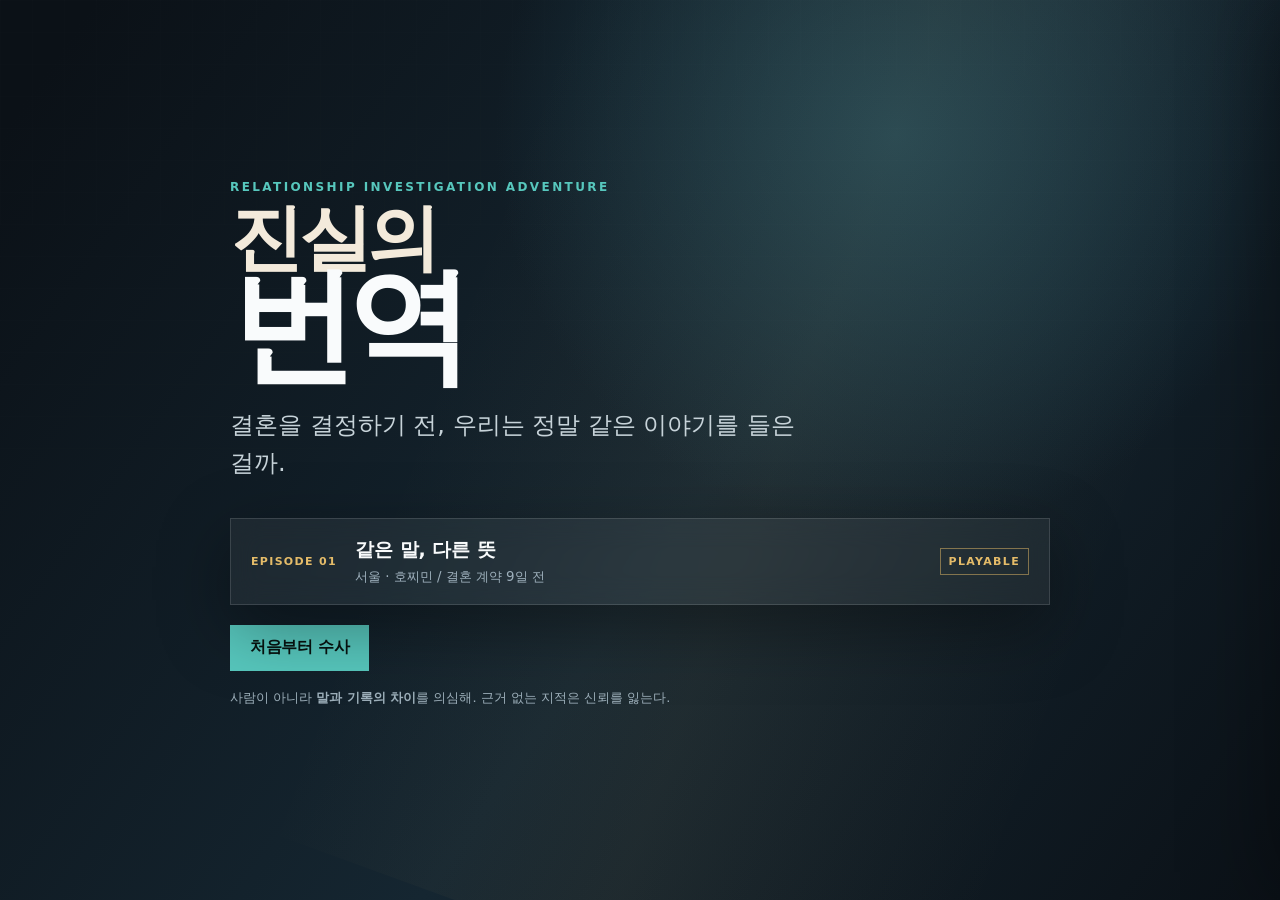
<file: index.html>
<!doctype html>
<html lang="ko">
<head>
  <meta charset="utf-8">
  <meta name="viewport" content="width=device-width, initial-scale=1, viewport-fit=cover">
  <meta name="theme-color" content="#101820">
  <meta name="description" content="국제결혼을 앞둔 두 사람이 서로 다른 설명을 들었다. 조사하고, 묻고, 기록을 대조해 진짜 합의를 찾아가는 관계 추리 어드벤처.">
  <title>진실의 번역 — 국제결혼 검증 어드벤처</title>
  <link rel="manifest" href="manifest.webmanifest">
  <link rel="icon" href="icon.svg" type="image/svg+xml">
  <link rel="stylesheet" href="styles.css?v=18">
</head>
<body>
  <div id="app">
    <section id="title-screen" class="screen title-screen">
      <div class="title-noise"></div>
      <div class="title-shell">
        <p class="kicker">RELATIONSHIP INVESTIGATION ADVENTURE</p>
        <h1><span>진실의</span> 번역</h1>
        <p class="title-copy">결혼을 결정하기 전, 우리는 정말 같은 이야기를 들은 걸까.</p>
        <div class="episode-ticket">
          <span class="episode-number">EPISODE 01</span>
          <div>
            <strong>같은 말, 다른 뜻</strong>
            <small>서울 · 호찌민 / 결혼 계약 9일 전</small>
          </div>
          <span class="episode-status">PLAYABLE</span>
        </div>
        <div class="title-actions">
          <button id="start-btn" class="btn btn-primary" type="button">처음부터 수사</button>
          <button id="continue-btn" class="btn btn-ghost" type="button" hidden>이어하기</button>
        </div>
        <p class="title-note">사람이 아니라 <b>말과 기록의 차이</b>를 의심해. 근거 없는 지적은 신뢰를 잃는다.</p>
      </div>
    </section>

    <section id="game-screen" class="screen game-screen" hidden>
      <header class="topbar">
        <button id="home-btn" class="icon-btn" type="button" aria-label="타이틀로">⌂</button>
        <div class="case-id">
          <span>EP.01</span>
          <strong id="phase-label">프롤로그</strong>
        </div>
        <div class="objective-wrap">
          <span>현재 목표</span>
          <strong id="objective-text">중개인이 건넨 설명을 확인한다.</strong>
        </div>
        <div class="trust-wrap" aria-label="신뢰">
          <span>신뢰</span>
          <div id="trust-pips" class="trust-pips"></div>
        </div>
        <button id="save-btn" class="icon-btn save-icon" type="button" aria-label="저장">SAVE</button>
      </header>

      <main class="playfield">
        <section id="stage" class="stage" aria-live="polite">
          <img id="stage-bg" class="stage-bg" src="assets/reboot/agency-office.webp" alt="">
          <div class="stage-shade"></div>
          <div id="hotspots" class="hotspot-layer"></div>
          <div id="portrait-wrap" class="portrait-wrap" hidden>
            <img id="portrait" alt="">
          </div>
          <div id="chapter-card" class="chapter-card" hidden>
            <span id="chapter-eyebrow">INVESTIGATION</span>
            <h2 id="chapter-title"></h2>
            <p id="chapter-subtitle"></p>
          </div>
          <div id="impact-flash" class="impact-flash" hidden></div>
        </section>

        <section id="dialogue-panel" class="dialogue-panel">
          <div class="speaker-row">
            <span id="speaker-name" class="speaker-name">나</span>
            <span id="speaker-note" class="speaker-note"></span>
          </div>
          <p id="dialogue-text" class="dialogue-text"></p>
          <div id="dialogue-actions" class="dialogue-actions"></div>
        </section>

        <section id="investigation-panel" class="mode-panel investigation-panel" hidden>
          <div class="mode-heading">
            <div><span class="mode-kicker">FREE INVESTIGATION</span><h2 id="location-name">한결 국제매칭 · 상담실</h2></div>
            <p id="investigation-progress"></p>
          </div>
          <div id="investigation-actions" class="action-grid"></div>
        </section>

        <section id="cross-panel" class="mode-panel cross-panel" hidden>
          <div class="cross-heading">
            <div><span class="mode-kicker">STATEMENT CHECK</span><h2 id="cross-title">설명 대조</h2></div>
            <p id="cross-instruction">문장을 넘겨 읽고, 더 묻거나 기록을 대조해.</p>
          </div>
          <div class="statement-shell">
            <button id="statement-prev" class="statement-nav" type="button" aria-label="이전 진술">‹</button>
            <article class="statement-card">
              <div class="statement-meta"><span id="statement-count">1 / 5</span><span id="statement-speaker"></span></div>
              <blockquote id="statement-text"></blockquote>
              <p id="statement-pressed" class="statement-pressed" hidden></p>
            </article>
            <button id="statement-next" class="statement-nav" type="button" aria-label="다음 진술">›</button>
          </div>
          <div class="cross-actions">
            <button id="press-btn" class="btn btn-ghost" type="button">더 묻기</button>
            <button id="present-btn" class="btn btn-danger" type="button">기록 대조</button>
          </div>
        </section>

        <section id="reconstruct-panel" class="mode-panel reconstruct-panel" hidden>
          <div class="mode-heading">
            <div><span class="mode-kicker">RECONSTRUCT</span><h2>세 문장으로 사건을 복원해</h2></div>
            <p>증거를 순서대로 골라 빈칸을 채운다.</p>
          </div>
          <div id="timeline-slots" class="timeline-slots"></div>
          <button id="timeline-submit" class="btn btn-primary" type="button">이 흐름으로 결론 내리기</button>
        </section>
      </main>

      <nav id="dock" class="dock">
        <button class="dock-btn" data-dock="examine" type="button"><span>◎</span>살펴보기</button>
        <button class="dock-btn" data-dock="talk" type="button"><span>◌</span>대화</button>
        <button class="dock-btn" data-dock="record" type="button"><span>▤</span>검증 파일 <em id="evidence-count">0</em></button>
        <button class="dock-btn" data-dock="notes" type="button"><span>✎</span>수사 메모</button>
      </nav>
    </section>

    <section id="ending-screen" class="screen ending-screen" hidden>
      <div class="ending-shell">
        <p class="kicker">EPISODE 01 · CLOSED</p>
        <div id="ending-grade" class="ending-grade">A</div>
        <h2 id="ending-title">같은 문장을 만드는 일</h2>
        <p id="ending-copy"></p>
        <div id="ending-summary" class="ending-summary"></div>
        <div class="ending-actions">
          <button id="replay-btn" class="btn btn-primary" type="button">다시 수사</button>
          <button id="ending-home-btn" class="btn btn-ghost" type="button">타이틀</button>
        </div>
      </div>
    </section>
  </div>

  <aside id="drawer" class="drawer" aria-hidden="true">
    <button id="drawer-backdrop" class="drawer-backdrop" type="button" aria-label="닫기"></button>
    <div class="drawer-sheet">
      <header><div><span id="drawer-kicker">CASE FILE</span><h2 id="drawer-title">검증 파일</h2></div><button id="drawer-close" class="icon-btn" type="button">×</button></header>
      <div id="drawer-body" class="drawer-body"></div>
    </div>
  </aside>

  <div id="toast" class="toast" role="status" hidden></div>

  <script src="game-data.js?v=18"></script>
  <script src="game.js?v=18"></script>
</body>
</html>
</file>
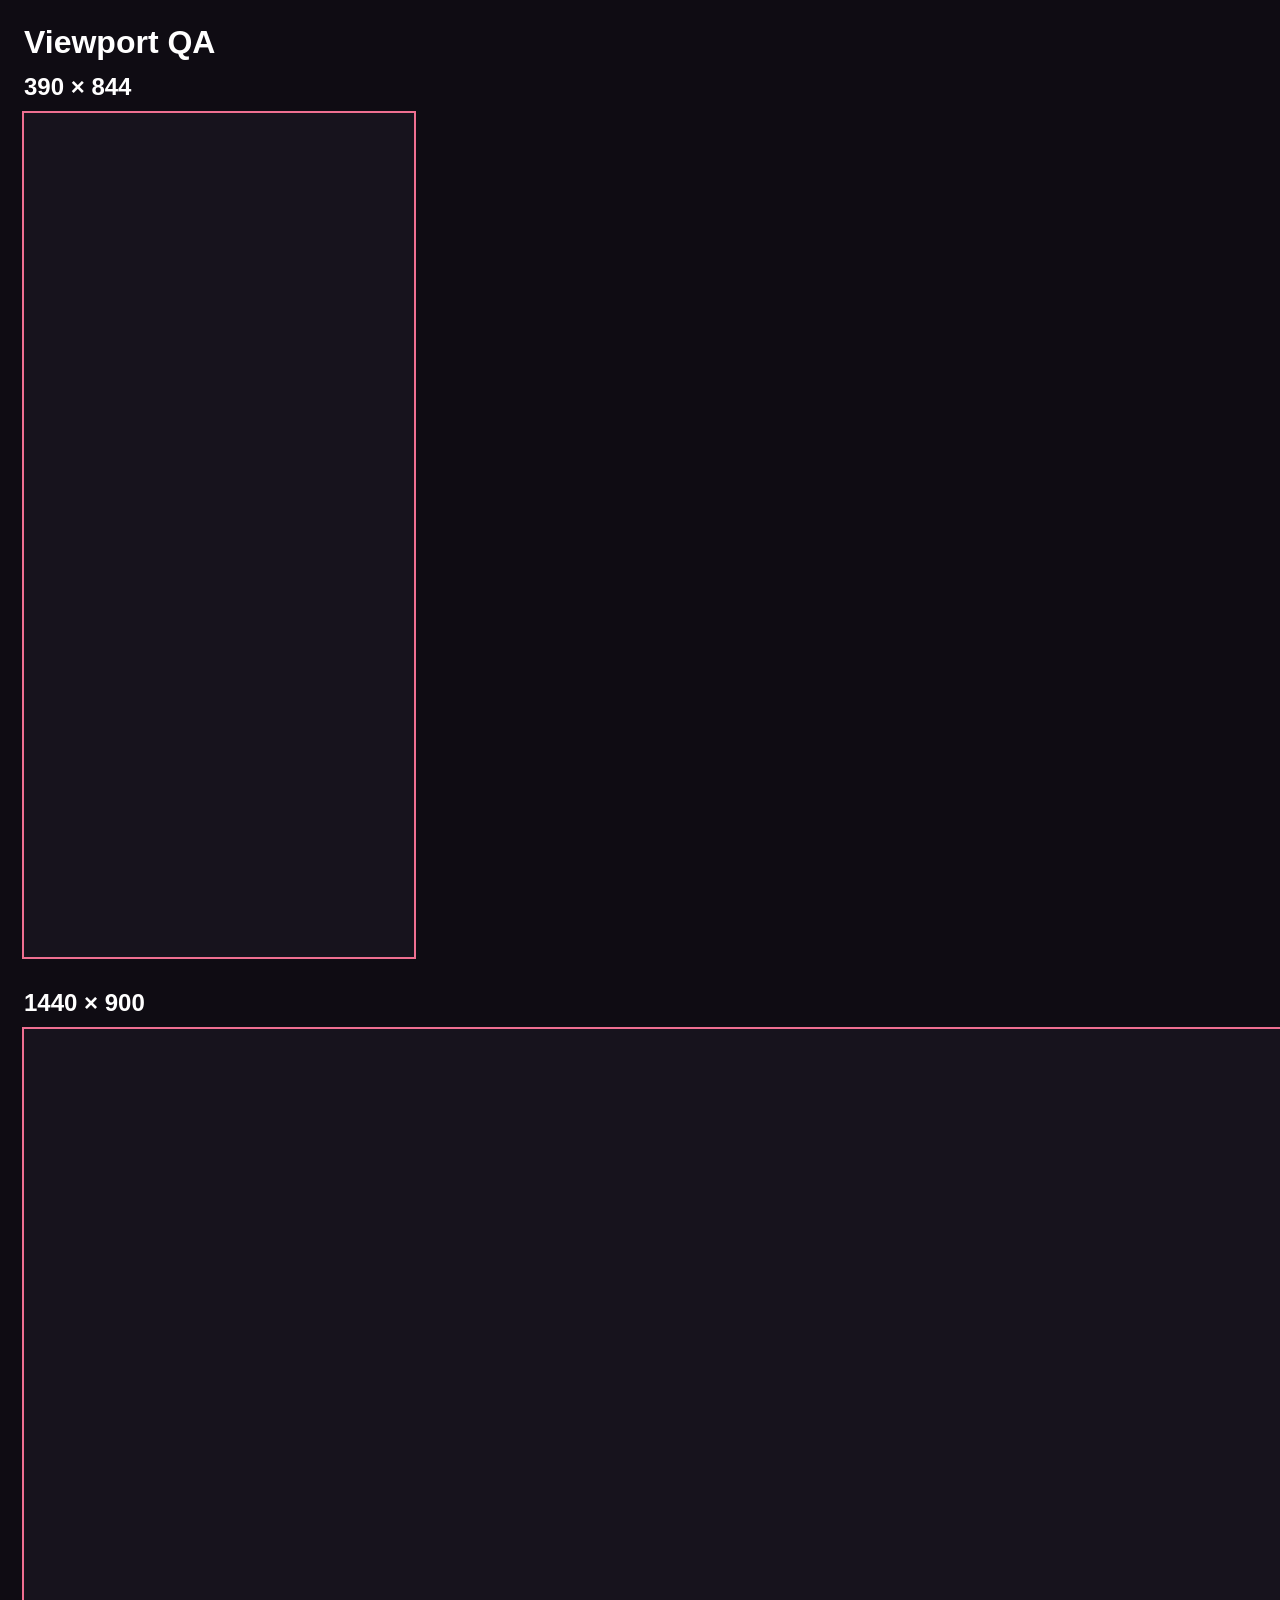
<file: viewport-test.html>
<!doctype html>
<html lang="ko">
<head>
  <meta charset="utf-8">
  <title>진심의 증거 viewport QA</title>
  <style>
    * { box-sizing: border-box; }
    body { margin: 0; padding: 24px; background: #0f0c13; color: #fff; font-family: sans-serif; }
    section { margin-bottom: 32px; }
    h1, h2 { margin: 0 0 12px; }
    iframe { display: block; border: 0; outline: 2px solid #ef6f91; background: #17131d; }
  </style>
</head>
<body>
  <h1>Viewport QA</h1>
  <section>
    <h2>390 × 844</h2>
    <iframe title="390 × 844 모바일 검사" width="390" height="844" src="https://htmlpreview.github.io/?https://github.com/okometsbu-beep/kukgyeol-simulator/blob/c0d309b8f1176827adc35858aaa9a1edab318c05/index.html"></iframe>
  </section>
  <section>
    <h2>1440 × 900</h2>
    <iframe title="1440 × 900 데스크톱 검사" width="1440" height="900" src="https://htmlpreview.github.io/?https://github.com/okometsbu-beep/kukgyeol-simulator/blob/c0d309b8f1176827adc35858aaa9a1edab318c05/index.html"></iframe>
  </section>
</body>
</html>
</file>
<file: styles.css>
:root {
  color-scheme: dark;
  --ink: #0b1117;
  --panel: #101a23;
  --panel-2: #16232e;
  --paper: #f3eadb;
  --muted: #9eb0bc;
  --teal: #57c7bd;
  --teal-deep: #1f827d;
  --red: #df5a54;
  --gold: #e5bc69;
  --white: #f9fbfc;
  --line: rgba(255,255,255,.13);
  --shadow: 0 22px 70px rgba(0,0,0,.38);
  font-family: Pretendard, "Noto Sans KR", Inter, system-ui, -apple-system, BlinkMacSystemFont, "Segoe UI", sans-serif;
}

* { box-sizing: border-box; }
html, body { margin: 0; min-height: 100%; background: var(--ink); color: var(--white); }
body { min-height: 100dvh; overflow-x: hidden; }
button { font: inherit; color: inherit; }
button:focus-visible { outline: 3px solid var(--gold); outline-offset: 3px; }
[hidden] { display: none !important; }

.screen { min-height: 100dvh; }
.title-screen { position: relative; display: grid; place-items: center; overflow: hidden; padding: 42px 22px; background: radial-gradient(circle at 70% 15%, #214451 0, transparent 34%), linear-gradient(125deg, #0b1117 5%, #152631 55%, #0b1117 100%); }
.title-screen::before { content: ""; position: absolute; width: 55vw; height: 140vh; right: 9vw; top: -30vh; background: linear-gradient(90deg, transparent, rgba(230,188,105,.06), transparent); transform: rotate(20deg); }
.title-noise { position: absolute; inset: 0; opacity: .22; background-image: linear-gradient(rgba(255,255,255,.035) 1px, transparent 1px), linear-gradient(90deg, rgba(255,255,255,.025) 1px, transparent 1px); background-size: 32px 32px; mask-image: linear-gradient(to bottom, black, transparent); }
.title-shell { position: relative; width: min(820px, 100%); }
.kicker, .mode-kicker { margin: 0 0 12px; color: var(--teal); font-size: 12px; font-weight: 900; letter-spacing: .2em; }
.title-shell h1 { margin: 0; font-size: clamp(64px, 12vw, 126px); line-height: .88; letter-spacing: -.08em; font-weight: 950; }
.title-shell h1 span { display: block; color: var(--paper); font-size: .58em; letter-spacing: -.06em; }
.title-copy { margin: 26px 0 36px; max-width: 580px; font-size: clamp(17px, 2.4vw, 24px); color: #c7d3d9; line-height: 1.55; }
.episode-ticket { display: grid; grid-template-columns: auto 1fr auto; gap: 18px; align-items: center; padding: 18px 20px; border: 1px solid var(--line); background: rgba(255,255,255,.055); backdrop-filter: blur(14px); box-shadow: var(--shadow); }
.episode-number, .episode-status { font-size: 11px; letter-spacing: .12em; font-weight: 900; color: var(--gold); }
.episode-ticket strong { display: block; font-size: 19px; }
.episode-ticket small { display: block; margin-top: 5px; color: var(--muted); }
.episode-status { padding: 6px 8px; border: 1px solid rgba(229,188,105,.5); }
.title-actions, .ending-actions { display: flex; gap: 10px; margin-top: 20px; }
.title-note { margin-top: 18px; color: #9dafba; font-size: 13px; }

.btn { border: 0; min-height: 46px; padding: 0 20px; cursor: pointer; font-weight: 850; letter-spacing: -.02em; transition: transform .12s ease, background .12s ease, border-color .12s ease; }
.btn:hover { transform: translateY(-1px); }
.btn-primary { background: var(--teal); color: #071310; }
.btn-ghost { background: rgba(255,255,255,.06); border: 1px solid var(--line); }
.btn-danger { background: var(--red); color: #fff; }
.icon-btn { width: 42px; height: 42px; border: 1px solid var(--line); background: #14212b; cursor: pointer; font-weight: 900; }

.game-screen { background: #091017; padding-bottom: 76px; }
.topbar { height: 68px; display: grid; grid-template-columns: auto auto minmax(160px, 1fr) auto auto; gap: 12px; align-items: center; padding: 0 18px; border-bottom: 1px solid var(--line); background: rgba(9,16,23,.96); position: sticky; top: 0; z-index: 20; backdrop-filter: blur(14px); }
.case-id { min-width: 115px; }
.case-id span, .objective-wrap span, .trust-wrap > span { display: block; color: var(--muted); font-size: 10px; font-weight: 800; letter-spacing: .12em; text-transform: uppercase; }
.case-id strong { font-size: 14px; }
.objective-wrap { padding-left: 14px; border-left: 1px solid var(--line); min-width: 0; }
.objective-wrap strong { display: block; overflow: hidden; text-overflow: ellipsis; white-space: nowrap; font-size: 13px; color: #e8eef1; }
.trust-wrap { display: flex; align-items: center; gap: 9px; }
.trust-pips { display: flex; gap: 4px; }
.trust-pips i { display: block; width: 22px; height: 7px; background: #283740; transform: skewX(-18deg); }
.trust-pips i.on { background: var(--teal); box-shadow: 0 0 12px rgba(87,199,189,.35); }
.save-icon { width: 58px; font-size: 10px; letter-spacing: .08em; }

.playfield { width: min(1180px, 100%); margin: 0 auto; padding: 18px; }
.stage { position: relative; aspect-ratio: 16 / 8.5; max-height: 66vh; min-height: 340px; overflow: hidden; background: #13202a; box-shadow: var(--shadow); border: 1px solid var(--line); }
.stage-bg { position: absolute; inset: 0; width: 100%; height: 100%; object-fit: cover; }
.stage-shade { position: absolute; inset: 0; pointer-events: none; background: linear-gradient(to top, rgba(5,11,16,.64), transparent 52%); }
.portrait-wrap { position: absolute; right: 4%; bottom: 0; width: min(38%, 420px); height: 94%; overflow: hidden; filter: drop-shadow(0 15px 25px rgba(0,0,0,.45)); transform-origin: bottom center; animation: portraitIn .22s ease-out; }
.portrait-wrap::after { content: ""; position: absolute; inset: 0; background: linear-gradient(to top, rgba(7,13,18,.66), transparent 26%); pointer-events: none; }
.portrait { width: 100%; height: 100%; object-fit: cover; object-position: top center; border-left: 1px solid rgba(255,255,255,.1); border-right: 1px solid rgba(255,255,255,.08); }
@keyframes portraitIn { from { opacity: 0; transform: translateX(18px); } }

.hotspot-layer { position: absolute; inset: 0; z-index: 4; }
.hotspot { position: absolute; border: 1px solid transparent; background: transparent; cursor: crosshair; border-radius: 8px; }
.hotspot::after { content: ""; position: absolute; width: 12px; height: 12px; left: 50%; top: 50%; transform: translate(-50%,-50%); border: 2px solid var(--teal); border-radius: 50%; opacity: 0; box-shadow: 0 0 0 5px rgba(87,199,189,.12); transition: opacity .12s; }
.hotspot:hover { border-color: rgba(87,199,189,.35); background: rgba(87,199,189,.06); }
.hotspot:hover::after, .hotspot.unseen::after { opacity: 1; }
.hotspot.done::after { border-color: #73828b; box-shadow: none; }

.chapter-card { position: absolute; inset: 0; z-index: 9; display: grid; place-content: center; text-align: center; padding: 30px; background: rgba(6,12,17,.88); animation: chapterIn .3s ease-out; }
.chapter-card span { color: var(--teal); font-weight: 900; letter-spacing: .2em; font-size: 12px; }
.chapter-card h2 { margin: 10px 0 6px; font-size: clamp(36px, 6vw, 70px); letter-spacing: -.06em; }
.chapter-card p { margin: 0; color: #b6c4cb; }
@keyframes chapterIn { from { opacity: 0; } }

.impact-flash { position: absolute; z-index: 12; inset: 0; display: grid; place-items: center; background: rgba(6,12,17,.72); font-weight: 950; font-size: clamp(35px, 8vw, 82px); letter-spacing: -.06em; text-shadow: 0 6px 24px rgba(0,0,0,.6); animation: impact .5s cubic-bezier(.16,.8,.3,1); }
.impact-flash.good { color: var(--teal); }
.impact-flash.bad { color: var(--red); }
@keyframes impact { 0% { opacity: 0; transform: scale(1.35); } 18% { opacity: 1; transform: scale(.96); } 100% { transform: scale(1); } }

.dialogue-panel, .mode-panel { margin-top: 12px; border: 1px solid var(--line); background: linear-gradient(135deg, rgba(19,32,42,.98), rgba(12,21,29,.98)); box-shadow: 0 18px 50px rgba(0,0,0,.25); }
.dialogue-panel { padding: 18px 20px 16px; min-height: 154px; }
.speaker-row { display: flex; align-items: baseline; gap: 10px; }
.speaker-name { color: var(--gold); font-size: 13px; font-weight: 950; }
.speaker-note { color: var(--muted); font-size: 11px; }
.dialogue-text { margin: 8px 0 14px; min-height: 48px; font-size: clamp(16px, 2vw, 20px); line-height: 1.65; color: #eef3f5; }
.dialogue-actions { display: flex; flex-wrap: wrap; gap: 8px; justify-content: flex-end; }
.dialogue-actions .btn { min-height: 38px; font-size: 13px; }

.mode-panel { padding: 18px; }
.mode-heading, .cross-heading { display: flex; justify-content: space-between; align-items: end; gap: 18px; margin-bottom: 14px; }
.mode-heading h2, .cross-heading h2 { margin: 1px 0 0; font-size: 20px; }
.mode-heading p, .cross-heading p { margin: 0; color: var(--muted); font-size: 12px; text-align: right; }
.action-grid { display: grid; grid-template-columns: repeat(3, 1fr); gap: 8px; }
.action-card { border: 1px solid var(--line); background: #15232d; min-height: 80px; padding: 12px; cursor: pointer; text-align: left; transition: border-color .12s, background .12s; }
.action-card:hover { border-color: rgba(87,199,189,.65); background: #1a2c37; }
.action-card.done { opacity: .58; }
.action-card strong { display: block; margin-bottom: 4px; }
.action-card span { color: var(--muted); font-size: 12px; line-height: 1.45; }
.action-card em { color: var(--teal); font-size: 10px; font-style: normal; font-weight: 850; }

.statement-shell { display: grid; grid-template-columns: 46px minmax(0, 1fr) 46px; gap: 10px; align-items: stretch; }
.statement-nav { border: 1px solid var(--line); background: #101a22; cursor: pointer; font-size: 38px; color: var(--muted); }
.statement-card { min-height: 185px; padding: 22px; background: #f1eadf; color: #17222a; box-shadow: inset 0 0 0 1px rgba(0,0,0,.08); }
.statement-meta { display: flex; justify-content: space-between; color: #65737d; font-size: 11px; font-weight: 850; letter-spacing: .08em; }
.statement-card blockquote { margin: 22px 0 10px; font-family: Georgia, "Noto Serif KR", serif; font-size: clamp(20px, 3vw, 30px); line-height: 1.48; font-weight: 800; }
.statement-pressed { margin: 14px 0 0; padding-top: 12px; border-top: 1px dashed #a7a59e; color: #456068; font-size: 13px; line-height: 1.55; }
.cross-actions { display: flex; justify-content: center; gap: 9px; margin-top: 12px; }

.timeline-slots { display: grid; grid-template-columns: repeat(3, 1fr); gap: 10px; margin-bottom: 15px; }
.timeline-slot { min-height: 126px; padding: 14px; border: 1px dashed rgba(255,255,255,.28); background: rgba(255,255,255,.035); cursor: pointer; text-align: left; }
.timeline-slot span { display: block; color: var(--teal); font-size: 10px; font-weight: 900; letter-spacing: .1em; }
.timeline-slot strong { display: block; margin-top: 10px; font-size: 15px; }
.timeline-slot small { color: var(--muted); }

.dock { position: fixed; z-index: 18; left: 50%; bottom: 12px; transform: translateX(-50%); display: flex; gap: 4px; padding: 5px; background: rgba(10,18,24,.94); border: 1px solid var(--line); box-shadow: 0 15px 45px rgba(0,0,0,.4); backdrop-filter: blur(12px); }
.dock-btn { position: relative; border: 0; background: transparent; min-width: 94px; min-height: 48px; padding: 6px 10px; cursor: pointer; color: #b4c2c9; font-size: 11px; font-weight: 800; }
.dock-btn:hover, .dock-btn.active { background: #1b2c37; color: #fff; }
.dock-btn span { display: block; color: var(--teal); font-size: 16px; }
.dock-btn em { display: inline-grid; place-items: center; min-width: 18px; height: 18px; margin-left: 3px; border-radius: 10px; background: var(--red); color: white; font-size: 10px; font-style: normal; }

.drawer { position: fixed; inset: 0; z-index: 40; pointer-events: none; }
.drawer.open { pointer-events: auto; }
.drawer-backdrop { position: absolute; inset: 0; border: 0; background: rgba(2,7,10,.67); opacity: 0; transition: opacity .18s; }
.drawer-sheet { position: absolute; top: 0; right: 0; width: min(540px, 94vw); height: 100%; padding: 20px; background: #101a22; border-left: 1px solid var(--line); transform: translateX(102%); transition: transform .22s ease; overflow-y: auto; box-shadow: -20px 0 80px rgba(0,0,0,.35); }
.drawer.open .drawer-backdrop { opacity: 1; }
.drawer.open .drawer-sheet { transform: translateX(0); }
.drawer-sheet > header { display: flex; align-items: center; justify-content: space-between; margin-bottom: 16px; }
.drawer-sheet > header span { color: var(--teal); font-size: 10px; font-weight: 900; letter-spacing: .16em; }
.drawer-sheet > header h2 { margin: 3px 0 0; }
.drawer-body { display: grid; gap: 8px; }
.evidence-card { width: 100%; border: 1px solid var(--line); background: #172630; padding: 14px; text-align: left; cursor: pointer; }
.evidence-card:hover { border-color: rgba(87,199,189,.65); }
.evidence-card .evidence-type { color: var(--gold); font-size: 9px; font-weight: 900; letter-spacing: .1em; }
.evidence-card strong { display: block; margin: 4px 0 7px; font-size: 16px; }
.evidence-card p { margin: 0; color: #b8c5cc; font-size: 12px; line-height: 1.55; }
.evidence-card .evidence-new { float: right; color: var(--teal); font-size: 9px; font-weight: 900; }
.notes-card { padding: 14px; border-left: 3px solid var(--teal); background: rgba(87,199,189,.07); }
.notes-card strong { display: block; margin-bottom: 5px; }
.notes-card p { margin: 0; color: #b8c5cc; line-height: 1.6; font-size: 13px; }

.toast { position: fixed; z-index: 70; left: 50%; top: 86px; transform: translateX(-50%); max-width: calc(100vw - 30px); padding: 10px 16px; background: #f1eadf; color: #152028; box-shadow: var(--shadow); font-weight: 850; font-size: 12px; }

.ending-screen { display: grid; place-items: center; padding: 30px 20px; background: radial-gradient(circle at 20% 20%, #1b4b4c, transparent 34%), linear-gradient(145deg, #0a1016, #101e27); }
.ending-shell { width: min(720px, 100%); }
.ending-grade { width: 84px; height: 84px; display: grid; place-items: center; background: var(--teal); color: #061411; font-size: 48px; font-weight: 950; transform: rotate(-3deg); }
.ending-shell h2 { margin: 20px 0 10px; font-size: clamp(36px, 7vw, 64px); letter-spacing: -.055em; }
.ending-shell > p:not(.kicker) { color: #c0cdd3; line-height: 1.75; }
.ending-summary { display: grid; grid-template-columns: repeat(3,1fr); gap: 8px; margin-top: 22px; }
.ending-stat { padding: 14px; border: 1px solid var(--line); background: rgba(255,255,255,.04); }
.ending-stat span { display: block; color: var(--muted); font-size: 10px; }
.ending-stat strong { font-size: 21px; }

@media (max-width: 760px) {
  .title-screen { align-items: end; }
  .episode-ticket { grid-template-columns: 1fr auto; }
  .episode-number { grid-column: 1 / -1; }
  .topbar { grid-template-columns: auto 1fr auto; height: 62px; padding: 0 9px; gap: 8px; }
  .case-id { min-width: 0; }
  .objective-wrap { order: 4; grid-column: 1 / -1; display: none; }
  .trust-wrap > span, .save-icon { display: none; }
  .playfield { padding: 8px; }
  .stage { min-height: 300px; aspect-ratio: 4 / 3; }
  .portrait-wrap { width: 55%; right: 0; }
  .dialogue-panel { padding: 14px; min-height: 165px; }
  .dialogue-text { font-size: 16px; }
  .action-grid { grid-template-columns: 1fr; }
  .mode-heading, .cross-heading { align-items: flex-start; flex-direction: column; gap: 5px; }
  .mode-heading p, .cross-heading p { text-align: left; }
  .statement-shell { grid-template-columns: 35px minmax(0, 1fr) 35px; gap: 5px; }
  .statement-card { padding: 16px; min-height: 210px; }
  .statement-card blockquote { font-size: 20px; }
  .timeline-slots { grid-template-columns: 1fr; }
  .dock { width: calc(100% - 16px); bottom: 6px; }
  .dock-btn { flex: 1; min-width: 0; padding-inline: 4px; }
  .ending-summary { grid-template-columns: 1fr; }
}

@media (prefers-reduced-motion: reduce) {
  *, *::before, *::after { animation-duration: .01ms !important; transition-duration: .01ms !important; }
}
</file>
